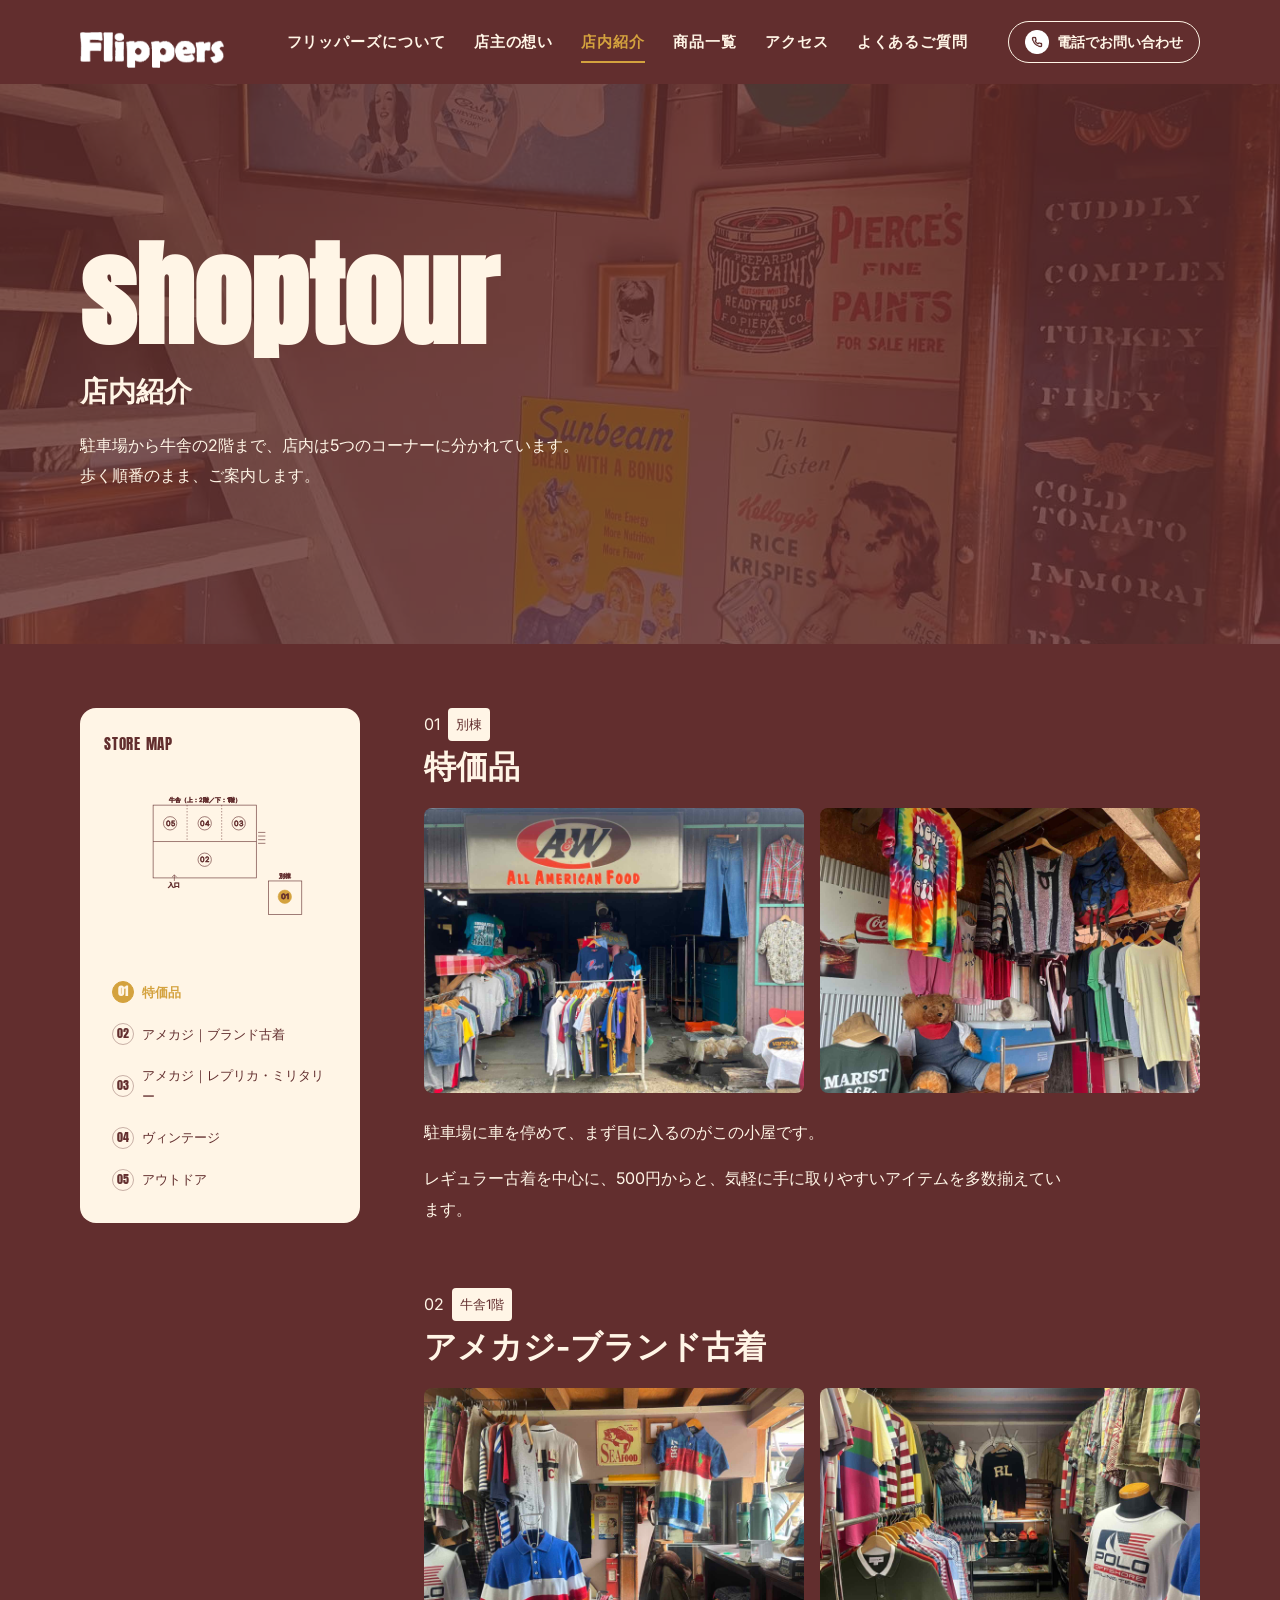
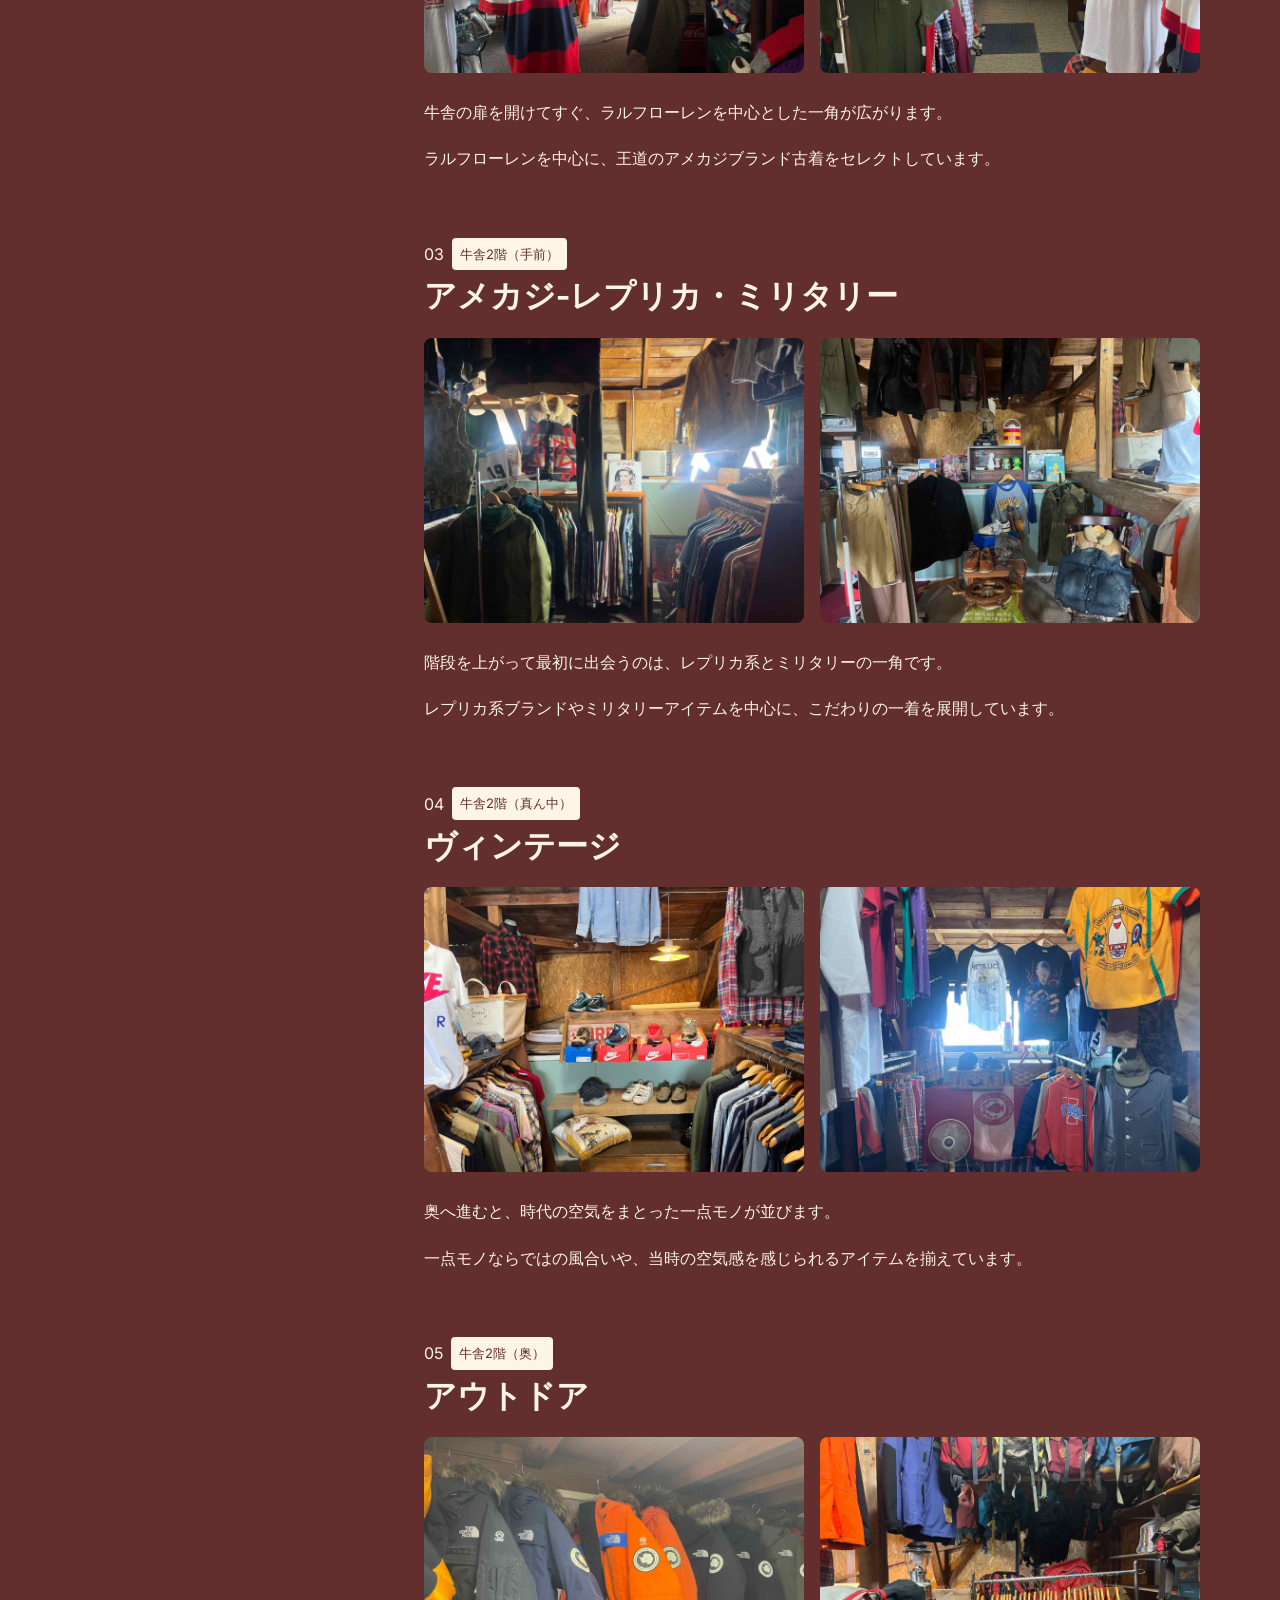
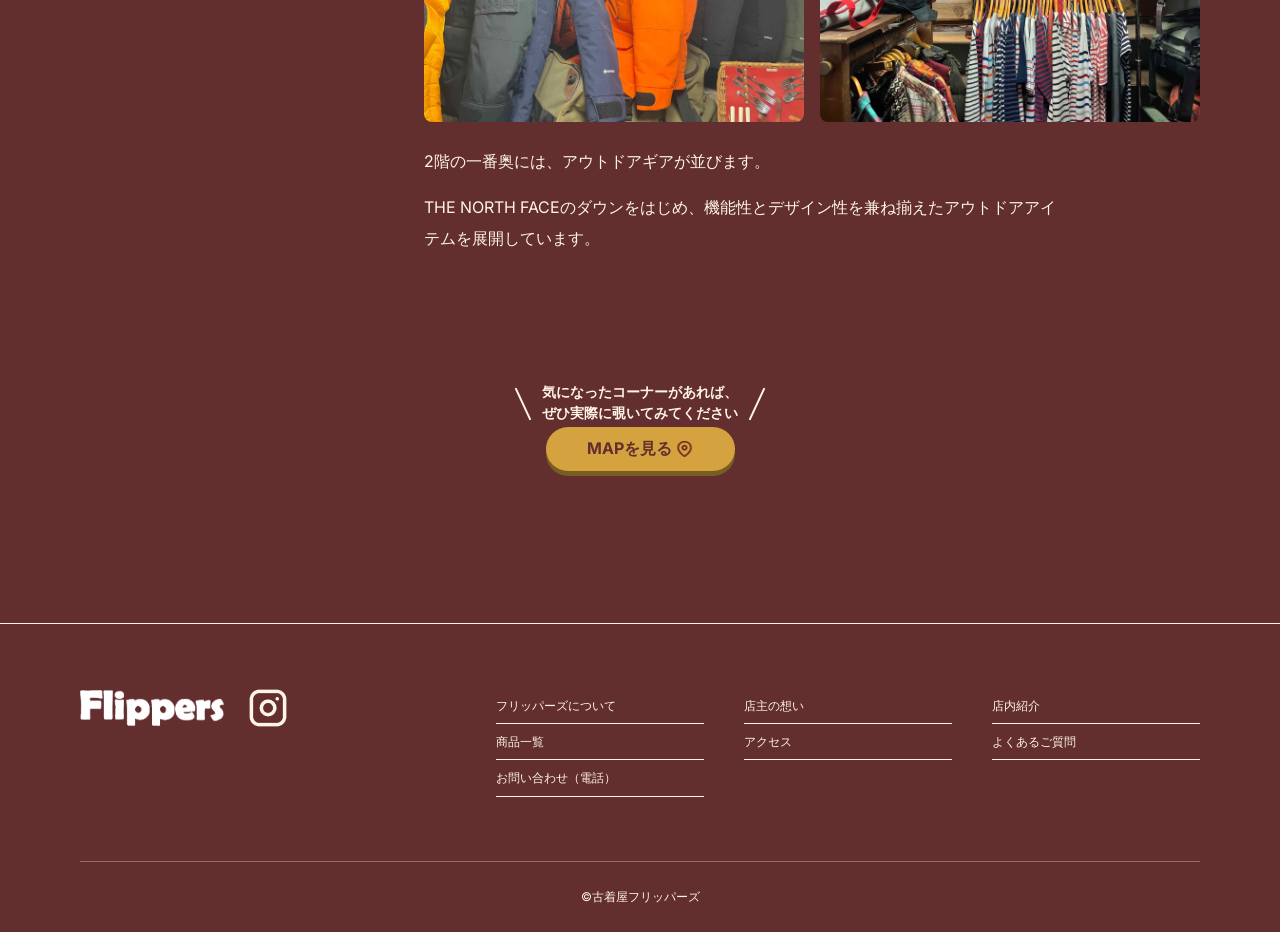
<file: About.html>
<!DOCTYPE html>
<html lang="ja">

<head>
    <meta charset="UTF-8">
    <meta name="viewport" content="width=device-width, initial-scale=1.0">
    <title>店内紹介｜古着屋フリッパーズ（宮城県登米市）</title>
    <meta name="description" content="牛舎を改装した古着屋フリッパーズの店内を、歩く順番にご紹介。1階・2階・別棟のコーナーと店内マップで、来店前に雰囲気をつかめます。">
    <meta property="og:type" content="website">
    <meta property="og:site_name" content="古着屋フリッパーズ">
    <meta property="og:title" content="店内紹介｜古着屋フリッパーズ（宮城県登米市）">
    <meta property="og:description" content="牛舎を改装した古着屋フリッパーズの店内を、歩く順番にご紹介。1階・2階・別棟のコーナーと店内マップで、来店前に雰囲気をつかめます。">
    <meta property="og:url" content="https://huruuuuuugi.github.io/Flippers-site/About.html">
    <meta property="og:image" content="https://huruuuuuugi.github.io/Flippers-site/images/shoptour.top.jpg">
    <meta name="twitter:card" content="summary_large_image">
    <link rel="canonical" href="https://huruuuuuugi.github.io/Flippers-site/About.html">
    <link rel="preconnect" href="https://fonts.googleapis.com">
    <link rel="preconnect" href="https://fonts.gstatic.com" crossorigin>
    <link rel="stylesheet" href="https://fonts.googleapis.com/css2?family=Anton&family=Inter:wght@400;700&display=swap">
    <link rel="icon" href="images/logo.png">
    <link rel="stylesheet" href="./About.css?v=20">
    <link rel="stylesheet" href="./common.css?v=20">
    <script src="https://code.jquery.com/jquery-3.7.1.min.js"></script>
    <script src="https://cdn.jsdelivr.net/npm/swiper@11/swiper-bundle.min.js"></script>
    <script src="java.js?v=20" defer></script>
</head>

<body>
    <!-- ヘッダー -->
    <header id="header">
        <button class="menu-button" aria-label="メニュー" aria-expanded="false" aria-controls="drawer">
            <span></span>
            <span></span>
            <span></span>
        </button>

        <div class="drawer-scrim" aria-hidden="true"></div>

        <nav id="drawer" class="drawer" aria-hidden="true">
            <div class="menu-button-flex">
                <!-- 閉じるボタン -->
                <button class="menu-close" aria-label="メニューを閉じる">
                    <span></span>
                    <span></span>
                </button>

                <a href="./index.html"><img src="images/logo.png" class="logo" alt="FLIPPERS"></a>
            </div>

            <ul>
                <li class="menu-button-list"><a href="./index.html#about">フリッパーズについて</a></li>
                <li class="menu-button-list"><a href="./index.html#message">店主の想い</a></li>
                <li class="menu-button-list"><a href="./About.html">店内紹介</a></li>
                <li class="menu-button-list"><a href="./item.html">商品一覧</a></li>
                <li class="menu-button-list"><a href="./index.html#access">アクセス</a></li>
                <li class="menu-button-list"><a href="./index.html#question">よくあるご質問</a></li>
            </ul>
            <div class="menu-button-sns"><a
                    href="https://www.instagram.com/flippers.2013?igsi=MXhiY3dkOThjYTZrcA%3D%3D&utm_source=qr">
                    <img src="images/Instagram.png" alt="sns"></a></div>
        </nav>
        <h1>
            <a href="./index.html"><img src="images/logo.png" class="logo" alt="FLIPPERS"></a>
        </h1>
        <nav class="gnav" aria-label="グローバルナビ">
            <ul class="gnav-list">
                <li><a href="./index.html#about"><span class="gnav-ja">フリッパーズについて</span></a></li>
                <li><a href="./index.html#message"><span class="gnav-ja">店主の想い</span></a></li>
                <li><a href="./About.html" aria-current="page"><span class="gnav-ja">店内紹介</span></a></li>
                <li><a href="./item.html"><span class="gnav-ja">商品一覧</span></a></li>
                <li><a href="./index.html#access"><span class="gnav-ja">アクセス</span></a></li>
                <li><a href="./index.html#question"><span class="gnav-ja">よくあるご質問</span></a></li>
            </ul>
        </nav>
        <a href="tel:00000000000" class="phone-link" aria-label="電話をかける（000-0000-0000）"><img src="images/phone.png" class="phone" alt=""><span class="phone-text">電話でお問い合わせ</span></a>

    </header>
    <!-- ヘッダー -->
    <!-- mv -->
    <main>

        <section class="mv">
            <img src="images/shoptour.top.jpg" alt="top">
            <div class="title-box">
                <h2 class="mv-title">shoptour
                </h2>
                <h3 class="sub-title">店内紹介</h3>
                <p class="title-box-text">駐車場から牛舎の2階まで、店内は5つのコーナーに分かれています。
                    <br>歩く順番のまま、ご案内します。
                </p>
            </div>

        </section>
        <!-- mv -->
        <!-- メイン -->
        <div class="shop-layout">
            <aside class="sidebar" aria-label="店内マップ">
                <div class="sidebar-title">STORE MAP</div>
                <div class="fm-wrap">
                    <svg width="100%" viewBox="0 0 290 200" aria-hidden="true">
                        <rect x="15" y="15" width="170" height="120" fill="none" stroke="var(--line)" stroke-width="1" />
                        <line x1="15" y1="75" x2="185" y2="75" stroke="var(--line)" stroke-width="1" />
                        <line x1="71" y1="15" x2="71" y2="75" stroke="var(--line)" stroke-width="1"
                            stroke-dasharray="2 3" />
                        <line x1="128" y1="15" x2="128" y2="75" stroke="var(--line)" stroke-width="1"
                            stroke-dasharray="2 3" />
                        <path d="M188 60L200 60M188 66L200 66M188 72L200 72M188 78L200 78" stroke="var(--ink-soft)"
                            stroke-width="1" />
                        <rect x="205" y="140" width="55" height="55" fill="none" stroke="var(--line)" stroke-width="1" />
                        <text x="100" y="10" text-anchor="middle" font-size="10" fill="var(--ink-soft)">牛舎（上：2階／下：1階）</text>
                        <text x="232" y="135" text-anchor="middle" font-size="10" fill="var(--ink-soft)">別棟</text>
                        <text x="50" y="150" text-anchor="middle" font-size="10" fill="var(--ink-soft)">入口</text>
                        <line x1="50" y1="140" x2="50" y2="130" stroke="#622E2E" stroke-width="1" />
                        <path d="M46 134 L50 130 L54 134" fill="none" stroke="#622E2E" stroke-width="1" />

                        <g class="fm-marker" id="fm1-01" data-corner="01">
                            <circle cx="232" cy="166" r="11" /><text x="233" y="170" text-anchor="middle">01</text>
                        </g>
                        <g class="fm-marker" id="fm1-02" data-corner="02">
                            <circle cx="100" cy="105" r="11" /><text x="100" y="109" text-anchor="middle">02</text>
                        </g>
                        <g class="fm-marker" id="fm1-03" data-corner="03">
                            <circle cx="156" cy="45" r="11" /><text x="156" y="49" text-anchor="middle">03</text>
                        </g>
                        <g class="fm-marker" id="fm1-04" data-corner="04">
                            <circle cx="100" cy="45" r="11" /><text x="100" y="49" text-anchor="middle">04</text>
                        </g>
                        <g class="fm-marker" id="fm1-05" data-corner="05">
                            <circle cx="43" cy="45" r="11" /><text x="43" y="49" text-anchor="middle">05</text>
                        </g>
                    </svg>
                </div>
                <ul class="fm-nav fm-nav-side">
                    <li><a href="#sec01" data-corner="01"><span class="num">01</span>特価品</a></li>
                    <li><a href="#sec02" data-corner="02"><span class="num">02</span>アメカジ｜ブランド古着</a></li>
                    <li><a href="#sec03" data-corner="03"><span class="num">03</span>アメカジ｜レプリカ・ミリタリー</a></li>
                    <li><a href="#sec04" data-corner="04"><span class="num">04</span>ヴィンテージ</a></li>
                    <li><a href="#sec05" data-corner="05"><span class="num">05</span>アウトドア</a></li>
                </ul>
            </aside>
            <div class="shop-content">
                <section class="shop-box" id="sec01">
                    <p class="sec-number">01 <span class="wrapper">別棟</span></p>
                    <h3 class="sub-title">特価品</h3>
                    <div class="img-flex">
                        <img loading="lazy" src="images/About2.jpeg" alt="特価品１">
                        <img loading="lazy" src="images/shoptour.tokkahin.jpg" alt="特価品２">
                    </div>
                    <p class="shop-box-text">駐車場に車を停めて、まず目に入るのがこの小屋です。</p>
                    <p>レギュラー古着を中心に、500円からと、気軽に手に取りやすいアイテムを多数揃えています。</p>
                </section>

                <section class="shop-box" id="sec02">
                    <p class="sec-number">02 <span class="wrapper">牛舎1階</span></p>
                    <h3 class="sub-title">アメカジ-ブランド古着</h3>
                    <div class="img-flex">
                        <img loading="lazy" src="images/shoptour.amekaji.jpeg" alt="アメカジ１">
                        <img loading="lazy" src="images/About3.jpeg" alt="アメカジ２">
                    </div>
                    <p class="shop-box-text">牛舎の扉を開けてすぐ、ラルフローレンを中心とした一角が広がります。</p>
                    <p>ラルフローレンを中心に、王道のアメカジブランド古着をセレクトしています。</p>
                </section>

                <section class="shop-box" id="sec03">
                    <p class="sec-number">03 <span class="wrapper">牛舎2階（手前）</span></p>
                    <h3 class="sub-title">アメカジ-レプリカ・ミリタリー</h3>
                    <div class="img-flex">
                        <img loading="lazy" src="images/shoptour.amekaji2.jpeg" alt="アメカジ3">
                        <img loading="lazy" src="images/shoptour.amekaji3.jpg" alt="アメカジ4">
                    </div>
                    <p class="shop-box-text">階段を上がって最初に出会うのは、レプリカ系とミリタリーの一角です。</p>
                    <p>レプリカ系ブランドやミリタリーアイテムを中心に、こだわりの一着を展開しています。</p>
                </section>

                <section class="shop-box" id="sec04">
                    <p class="sec-number">04 <span class="wrapper">牛舎2階（真ん中）</span></p>
                    <h3 class="sub-title">ヴィンテージ</h3>
                    <div class="img-flex">
                        <img loading="lazy" src="images/shoptour.vintage.jpeg" alt="ヴィンテージ１">
                        <img loading="lazy" src="images/shoptour.vintage2.jpeg" alt="ヴィンテージ２">
                    </div>
                    <p class="shop-box-text">奥へ進むと、時代の空気をまとった一点モノが並びます。</p>
                    <p>一点モノならではの風合いや、当時の空気感を感じられるアイテムを揃えています。</p>
                </section>

                <section class="shop-box" id="sec05">
                    <p class="sec-number">05 <span class="wrapper">牛舎2階（奥）</span></p>
                    <h3 class="sub-title">アウトドア</h3>
                    <div class="img-flex">
                        <img loading="lazy" src="images/About4.jpeg" alt="アウトドア１">
                        <img loading="lazy" src="images/shoptour.outdor.jpeg" alt="アウトドア２">
                    </div>
                    <p class="shop-box-text">2階の一番奥には、アウトドアギアが並びます。</p>
                    <p>THE NORTH FACEのダウンをはじめ、機能性とデザイン性を兼ね揃えたアウトドアアイテムを展開しています。</p>
                </section>
            </div>
        </div>
    </main>

    <div class="about-cta-box">
        <p class="cta-text">気になったコーナーがあれば、
            <br>ぜひ実際に覗いてみてください
        </p>

        <div class="about-cta-btn">
            <a href="https://maps.app.goo.gl/2Ac7h8dpWxdJpaqP6" class="map">MAPを見る
                <img src="images/Map pin.png" class="map-icon" alt="">
            </a>
        </div>
    </div>

    <!-- モバイル向け: フローティングボタン + モーダル -->
    <button class="map-fab" id="map-fab-btn" aria-haspopup="dialog"><i aria-hidden="true">&#9737;</i>店内図</button>

    <div class="map-modal-overlay" id="map-modal-overlay">
        <div class="map-modal-box" role="dialog" aria-modal="true" aria-label="店内図">
            <button type="button" class="map-modal-close" id="map-modal-close" aria-label="閉じる">×</button>
            <div class="sidebar-title">STORE MAP</div>
            <div class="fm-wrap">
                <svg width="100%" viewBox="0 0 290 200" aria-hidden="true">
                    <rect x="15" y="15" width="170" height="120" fill="none" stroke="var(--line)" stroke-width="1" />
                    <line x1="15" y1="75" x2="185" y2="75" stroke="var(--line)" stroke-width="1" />
                    <line x1="71" y1="15" x2="71" y2="75" stroke="var(--line)" stroke-width="1"
                        stroke-dasharray="2 3" />
                    <line x1="128" y1="15" x2="128" y2="75" stroke="var(--line)" stroke-width="1"
                        stroke-dasharray="2 3" />
                    <path d="M188 60L200 60M188 66L200 66M188 72L200 72M188 78L200 78" stroke="var(--ink-soft)"
                        stroke-width="1" />
                    <rect x="205" y="140" width="55" height="55" fill="none" stroke="var(--line)" stroke-width="1" />
                    <text x="100" y="10" text-anchor="middle" font-size="10" fill="var(--ink-soft)">牛舎（上：2階／下：1階）</text>
                    <text x="232" y="135" text-anchor="middle" font-size="10" fill="var(--ink-soft)">別棟</text>
                    <text x="50" y="150" text-anchor="middle" font-size="10" fill="var(--ink-soft)">入口</text>
                    <line x1="50" y1="140" x2="50" y2="130" stroke="#622E2E" stroke-width="1" />
                    <path d="M46 134 L50 130 L54 134" fill="none" stroke="#622E2E" stroke-width="1" />

                    <g class="fm-marker fm-marker-modal" id="fm2-01" data-corner="01">
                        <circle cx="232" cy="166" r="11" /><text x="233" y="170" text-anchor="middle">01</text>
                    </g>
                    <g class="fm-marker fm-marker-modal" id="fm2-02" data-corner="02">
                        <circle cx="100" cy="105" r="11" /><text x="100" y="109" text-anchor="middle">02</text>
                    </g>
                    <g class="fm-marker fm-marker-modal" id="fm2-03" data-corner="03">
                        <circle cx="156" cy="45" r="11" /><text x="156" y="49" text-anchor="middle">03</text>
                    </g>
                    <g class="fm-marker fm-marker-modal" id="fm2-04" data-corner="04">
                        <circle cx="100" cy="45" r="11" /><text x="100" y="49" text-anchor="middle">04</text>
                    </g>
                    <g class="fm-marker fm-marker-modal" id="fm2-05" data-corner="05">
                        <circle cx="43" cy="45" r="11" /><text x="43" y="49" text-anchor="middle">05</text>
                    </g>
                </svg>
            </div>
            <ul class="fm-nav fm-nav-modal">
                <li><a href="#sec01" data-corner="01"><span class="num">01</span>特価品</a></li>
                <li><a href="#sec02" data-corner="02"><span class="num">02</span>アメカジ｜ブランド古着</a></li>
                <li><a href="#sec03" data-corner="03"><span class="num">03</span>アメカジ｜レプリカ・ミリタリー</a></li>
                <li><a href="#sec04" data-corner="04"><span class="num">04</span>ヴィンテージ</a></li>
                <li><a href="#sec05" data-corner="05"><span class="num">05</span>アウトドア</a></li>
            </ul>
        </div>
    </div>

    <!-- メイン -->
    <!-- フッター -->
    <footer id="footer">
        <div class="wrapper">
            <a href="./index.html"><img src="images/logo.png" class="logo" alt="logo"></a>
            <a href="https://www.instagram.com/flippers.2013?igsi=MXhiY3dkOThjYTZrcA%3D%3D&utm_source=qr">
                <img src="images/Instagram.png" alt="icon"></a>
        </div>
        <nav>
            <ul class="footer-list">
                <li><a href="./index.html#about">フリッパーズについて</a></li>
                <li><a href="./index.html#message">店主の想い</a></li>
                <li><a href="./About.html">店内紹介</a></li>
                <li><a href="./item.html">商品一覧</a></li>
                <li><a href="./index.html#access">アクセス</a></li>
                <li><a href="./index.html#question">よくあるご質問</a></li>
                <li><a href="tel:00000000000">お問い合わせ（電話）</a></li>
            </ul>
        </nav>
        <p class="copy">&copy;古着屋フリッパーズ</p>
    </footer>
    <!-- フッター -->

</body>

</html>
</file>
<file: About.css>
/* マップ（PCサイドバー・スマホモーダル共通）で使う色。モーダルはスマホでも使うので :root で定義する */
:root {
    --maroon: #622E2E;
    --cream: #FFF5E6;
    --cream-deep: #F5E6CC;
    --line: rgba(98, 46, 46, .35);
    --ink-soft: #622E2E;
    --serif-en: "Anton", Impact, sans-serif;
}

@charset "UTF-8";

* {
    margin: 0;
    padding: 0;
    box-sizing: border-box;
}


body {
    font-family: "Inter", sans-serif;
    color: #FFF5E6;
    background-color: #622E2E;
    line-height: 1.6;
    width: 100%;
}

a {
    text-decoration: none;
    color: #FFF5E6;
}

img {
    max-width: 100%;
    vertical-align: bottom;
    height: auto;
}

ul {
    list-style: none;
}


h3 {
    font-size: 24px;
}

p {
    font-size: 16px;
}

/* mv */

.img-flex {
    margin-top: var(--space-16);
    display: flex;
    gap: var(--space-8);
}

.img-flex img {
    width: calc(50% - var(--space-8) / 2);
}


/* メイン */

.shop-box {
    padding-top: var(--space-64);
    padding-inline: var(--space-24);
}

.img-flex ~ p {
    padding-top: var(--space-16);
}

.img-flex + p {
    padding-top: var(--space-24);
}

.sec-number {
    display: flex;
    align-items: center;
    gap: var(--space-8);
}

/* フッターの .wrapper と衝突しないよう番号ラベルに限定 */
.sec-number .wrapper {
    color: #622E2E;
    background-color: #FFF5E6;
    border-radius: 4px;
    display: inline-block;
    padding-block: var(--space-4);
    padding-inline: var(--space-8);
    font-size: 13px;
}

/* 左の棒 */
.cta-text {
    position: relative;
    display: table; /* 幅は文字に合わせつつ、ボタンの上に置く */
    margin-inline: auto;
    padding-inline: var(--space-24);
}

/* 文字の幅に合わせて棒を置く（文言が変わっても重ならない） */
.cta-text::before,
.cta-text::after {
    content: "";
    position: absolute;
    top: 50%;
    width: 2px;
    height: 35px;
    background-color: #FFF5E6;
}

.cta-text::before {
    left: var(--space-4);
    transform: translateY(-50%) rotate(-25deg);
}

.cta-text::after {
    right: var(--space-4);
    transform: translateY(-50%) rotate(25deg);
}

.about-cta-box {
    text-align: center;
    padding-block: var(--space-64);

}

.about-cta-btn {
    padding-bottom: var(--space-24);
    text-align: center;
    display: inline-block;
}

/* メイン */

/* ====================
   STORE MAP
==================== */

.sidebar {
    display: none;
}

/* スマホMAPボタン */
.map-fab {
    display: flex;
    /* ← スマホでは最初から表示 */
    position: fixed;
    right: var(--space-16);
    bottom: var(--space-16);
    z-index: 70;
    width: 58px;
    height: 58px;
    border-radius: 50%;
    background-color: #FFF5E6;
    color: #622E2E;
    align-items: center;
    justify-content: center;
    flex-direction: column;
    gap: var(--space-4);
    font-size: 10px;
    letter-spacing: .03em;
    box-shadow: 0 6px 18px rgba(20, 10, 8, 0.32);
    border: none;
    cursor: pointer;
}

.map-fab i {
    font-size: 16px;
    font-style: normal;
}

/* 右下の店内図ボタンにページ最下部の文字が隠れないよう、ボタン分の余白をとる
   （common.css より後に効かせるため .map-fab ~ で詳しく指定） */
.map-fab ~ #footer {
    padding-bottom: calc(58px + var(--space-16) * 2);
}

.sidebar-title {
    font-family: var(--serif-en);
    font-size: 15px;
    color: var(--maroon);
    letter-spacing: .05em;
    margin-bottom: var(--space-16);
}

.fm-wrap {
    margin-bottom: var(--space-24);
    background-color: #FFF5E6;
    padding-block: var(--space-24);
    padding-inline: var(--space-40) var(--space-16);
}

/* マップの線 */
.fm-wrap svg * {
    stroke: #622E2E;
}

/* マーカー */
.fm-marker {
    cursor: pointer;
}

.fm-marker circle {
    fill: #FFF5E6;
    stroke: #622E2E;
    stroke-width: 1;
}

.fm-marker text {
    fill: #622E2E;
    font-size: 12px;
}

/* 選択中のマーカー */
.fm-marker.active circle {
    fill: #D4A72C;
    stroke: #D4A72C;
    animation: mapGlow 1.5s ease-in-out infinite;
}

.fm-marker.active text {
    fill: #622E2E;
    font-weight: 700;
}

/* 光るアニメーション */
@keyframes mapGlow {

    0%,
    100% {
        opacity: 1;
        filter: drop-shadow(0 0 0px #D4A72C);
    }

    50% {
        opacity: 0.75;
        filter: drop-shadow(0 0 6px #D4A72C);
    }
}

/* フロア一覧 */
.fm-nav {
    list-style: none;
    display: flex;
    flex-direction: column;
    gap: var(--space-4);
}

.fm-nav li a {
    display: flex;
    align-items: center;
    gap: var(--space-8);
    padding: var(--space-8);
    border-radius: 8px;
    font-size: 13px;
    color: var(--ink-soft);
    transition: background .2s ease, color .2s ease;
}

.fm-nav li a:hover {
    background: var(--cream-deep);
}

.fm-nav li a.active {
    color: #D4A72C;
    font-weight: 700;
}

.fm-nav li a .num {
    font-family: var(--serif-en);
    font-size: 12px;
    width: 22px;
    height: 22px;
    border-radius: 50%;
    border: 1px solid var(--line);
    display: flex;
    align-items: center;
    justify-content: center;
    flex-shrink: 0;
    transition: background .2s ease, border-color .2s ease, color .2s ease;
}

.fm-nav li a.active .num {
    background: #D4A72C;
    border-color: #D4A72C;
    color: #FFF5E6;
}

/* モーダル */
.map-modal-overlay {
    display: none;
    position: fixed;
    inset: 0;
    z-index: 1100; /* ヘッダー(1000)より前に出す */
    background: rgba(20, 10, 8, 0.6);
    align-items: flex-end;
    justify-content: center;
}

.map-modal-box {
    background: var(--cream);
    border-radius: 20px 20px 0 0;
    width: 100%;
    max-width: 480px;
    padding: var(--space-24);
    max-height: 82vh;
    overflow-y: auto;
    position: relative;
}

.map-modal-close {
    position: absolute;
    right: var(--space-16);
    top: var(--space-16);
    width: 32px;
    height: 32px;
    border-radius: 50%;
    border: 1px solid var(--line);
    display: flex;
    align-items: center;
    justify-content: center;
    font-size: 20px;
    line-height: 1;
    color: #622E2E;
    background: #FFF5E6;
    cursor: pointer;
}

/* ====================
   Tablet：768px以上
==================== */
@media (min-width: 768px) {
    .shop-box {
        padding-inline: var(--pad-inline);
    }
}

/* ====================
   PC：1024px以上
==================== */
@media (min-width: 1024px) {
    .map-fab {
        display: none;
    }

    .map-fab ~ #footer {
        padding-bottom: 0;
    }

    .shop-layout {
        display: grid;
        grid-template-columns: 280px 1fr;
        column-gap: var(--space-64);
        padding-inline: var(--pad-inline);
    }

    .shop-content {
        min-width: 0;
    }

    /* サイドバーのマップ */
    .sidebar {
        display: block;
        position: sticky;
        top: calc(var(--header-h) + var(--space-40));
        align-self: start;
        margin-top: var(--space-64);
        background: #FFF5E6;
        border-radius: 16px;
        padding: var(--space-24);
    }

    .sidebar .fm-marker.active circle {
        fill: #D4A23E;
        stroke: #D4A23E;
    }

    .sidebar .fm-nav li a.active {
        color: #D4A23E;
    }

    .sidebar .fm-nav li a.active .num {
        background: #D4A23E;
        border-color: #D4A23E;
    }

    /* 各コーナー */
    .shop-box {
        padding-inline: 0;
    }

    .shop-box .sub-title {
        font-size: 32px;
    }

    .shop-box p {
        max-width: 40em;
    }

    .img-flex {
        gap: var(--space-16);
    }

    .img-flex img {
        width: calc(50% - var(--space-16) / 2);
        aspect-ratio: 4 / 3;
        object-fit: cover;
        border-radius: 8px;
    }

    .about-cta-box {
        padding-block: var(--section-y);
    }
}
</file>
<file: common.css>
@charset "UTF-8";

/* 余白スケール（4・8・16・24・40・64 の6段のみ使用） */
:root {
    --space-4: 4px;
    --space-8: 8px;
    --space-16: 16px;
    --space-24: 24px;
    --space-40: 40px;
    --space-64: 64px;

    /* 固定ヘッダーの高さ（中身52px + 上下余白） */
    --header-h: calc(52px + var(--space-16) * 2);

    /* PC用（128はセクション上下の余白のみに使う） */
    --space-128: 128px;
    --content-max: 1120px;
    --section-y: var(--space-64);
    /* 全幅要素にだけ使う（% は包含ブロックの幅で解決される） */
    --pad-inline: var(--space-24);
}

@media (min-width: 768px) {
    :root {
        --pad-inline: var(--space-40);
    }
}

@media (min-width: 1024px) {
    :root {
        --section-y: var(--space-128);
        --pad-inline: max(var(--space-40), calc((100% - var(--content-max)) / 2));
    }
}

/* ページ内リンクで見出しがヘッダーに隠れないように */
html {
    scroll-padding-top: var(--header-h);
}

* {
    margin: 0;
    padding: 0;
    box-sizing: border-box;
}

a {
    text-decoration: none;
    color: #FFF5E6;
}

img {
    max-width: 100%;
    vertical-align: bottom;
    height: auto;
}

body {
    font-family: "Inter", sans-serif;
}

ul {
    list-style: none;
}

h2 {
    font-family: "Anton", "Impact", sans-serif;
    font-size: 80px;
    line-height: 100%;
}

h3 {
    font-size: 24px;
}

h4 {
    font-size: 15px;
    font-weight: normal;
    border-bottom: 1px solid #FFF5E6;
    display: inline-block;
}


p {
    font-size: 16px;
    line-height: 1.7;
}

/* 余白の階層
   64: セクション同士 / 40: 見出し→中身・ブロック同士 / 24: ブロック内の要素同士
   16: 関連する要素同士 / 8: 密接な要素同士 / 4: 微調整 */

section > .title-box,
.red-box > .title-box {
    margin-bottom: var(--space-40);
}

.text-box,
.title-box {
    padding-inline: var(--space-24);
    width: 100%;
}

/* ヘッダー */


header{
    position: fixed;
    top: 0;
    left: 0;
    width: 100%;
    z-index: 1000;
}
.menu-button-flex {
    display: flex;
    align-items: center;
    padding: var(--space-8);
    gap: var(--space-8);
    border-bottom: 1px solid #FFF5E6;
}

.menu-button {
    width: 40px;
    height: 40px;
    border: none;
    background: none;
    display: flex;
    flex-direction: column;
    justify-content: center;
    gap: var(--space-4);
}

.menu-close {
    width: 40px;
    height: 40px;
    border: none;
    background: none;
    position: relative;
    cursor: pointer;
}

.menu-close span {
    position: absolute;
    top: 50%;
    left: 50%;
    width: 24px;
    height: 2px;
    background: #FFF5E6;
}

.menu-close span:first-child {
    transform: translate(-50%, -50%) rotate(45deg);
}

.menu-close span:last-child {
    transform: translate(-50%, -50%) rotate(-45deg);
}

.menu-button span {
    display: block;
    width: 24px;
    height: 2px;
    background: #F2EBDC;
}

.menu-button-sns {
    text-align: center;
}

.menu-button-list {
    padding: var(--space-24);
}


/* スクリム */

.drawer-scrim {

    position: fixed;

    inset: 0;

    background: rgba(0, 0, 0, 0.4);

    opacity: 0;

    visibility: hidden;

    transition: 0.3s;

}

/* ドロワー */

.drawer {

    position: fixed;

    top: 0;

    left: 0;

    width: 280px;

    height: 100vh;

    height: 100dvh;

    background: #622E2E;

    transform: translateX(-100%);

    /* 閉じているときはTabキーで中に入れないよう隠す（閉じる動きが終わってから） */
    visibility: hidden;

    transition: transform 0.3s, visibility 0.3s;

    z-index: 1001;

    /* スマホを横向きにしても下の項目まで届くように */
    overflow-y: auto;

}

/* 開いた状態 */

.drawer.is-open {

    transform: translateX(0);

    /* 開くときはすぐ見える状態にして、中のボタンにフォーカスを移せるようにする */
    visibility: visible;

    transition: transform 0.3s, visibility 0s;

}

.drawer-scrim.is-open {

    opacity: 1;

    visibility: visible;

}

.sr-only {

    position: absolute;

    width: 1px;

    height: 1px;

    padding: 0;

    margin: -1px;

    overflow: hidden;

    clip: rect(0, 0, 0, 0);

    white-space: nowrap;

    border: 0;

}

#header {
    width: 100%;
    background-color: #622E2E;
    display: flex;
    justify-content: space-between;
    align-items: center;
    height: var(--header-h);
    padding: var(--space-16) var(--space-24);
}

.logo {
    width: auto;
    height: 36px; /* 余白を切り詰めた画像なので、文字の大きさは以前と同じ */
}

.menu {
    width: 30px;
}

.phone {
    width: 30px;
}

.phone-link {
    display: flex;
}

/* 「電話でお問い合わせ」の文字はPCだけ出す */
.phone-text {
    display: none;
}

/* PC用グローバルナビ（スマホではハンバーガーを使う） */
.gnav {
    display: none;
}

/* ヘッダー */

/* cta */
.map {
    padding: var(--space-8) var(--space-40);
    min-height: 44px; /* タップしやすい最小の高さ */
    background: #D4A23E;
    color: #622E2E; /* クリーム文字だとマスタード上で読みにくいため */
    font-weight: bold;
    border-radius: 50px;
    white-space: nowrap;
    box-shadow: 0px 5px 0px rgba(121, 92, 34, 1);
    display: flex;
    gap: var(--space-4);
    justify-content: center;
    align-items: center;
}

.cta-text {
    padding-bottom: var(--space-4);
    font-size: 13px;
    line-height: 1.5;
    font-weight: bold;
}

.cta-btn-icon,
.map-icon {
    width: 15%;
}

/* 白いピン画像を文字色（マルーン）に寄せる */
.map-icon {
    filter: brightness(0) invert(19%) sepia(25%) saturate(2000%) hue-rotate(325deg);
}

main{
    padding-top: var(--header-h);
}

/* フッター */
#footer {
    background-color: #622E2E;
    padding: var(--space-40) var(--space-24);
    border-top: 1px solid #FFF5E6;

}

.footer-list li {
    border-bottom: 1px solid #FFF5E6;
    font-size: 12px;
}

#footer p {
    color: #FFF5E6;
    font-size: 15px;
    padding-block: var(--space-8) var(--space-24);
}

.wrapper {
    display: flex;
    align-items: center;
    justify-content: space-between;
}

.footer-list li {
    border-bottom: 1px solid #FFF5E6;
    font-size: 12px;
    padding-block: var(--space-8);
}

.copy {
    text-align: center;
    padding-block: var(--space-16);
}

/* フッター */


/* AboutとItemのmv */
.mv {
    position: relative;
}

.mv .title-box {
    position: absolute;
    top: 50%;
    left: 50%;
    transform: translate(-50%, -50%);
    text-align: left;
    color: #FFF5E6;
    display: flex;
    gap: var(--space-16);
    flex-direction: column;
}

.mv-title {
    font-family: "Anton", "Impact", sans-serif;
    font-size: 80px;
    line-height: 100%;
}

.mv img {
    position: relative;
    opacity: 0.2;
}

/* 商品カード */
.item-list {
    display: grid;
    grid-template-columns: repeat(2, 1fr);
    gap: var(--space-24);
    padding-inline: var(--space-24);
    padding-top: var(--space-24);
}

/* カード全体をボタンにして、キーボードでも開けるようにする */
.item-card-btn {
    display: block;
    width: 100%;
    padding: 0;
    border: none;
    background: none;
    color: inherit;
    font: inherit;
    text-align: left;
    cursor: pointer;
}

.item-card-photo {
    display: block;
}

.item-card-name {
    display: block;
    margin-top: var(--space-8);
}

.item-modal-overlay {
    display: none;
    position: fixed;
    inset: 0;
    z-index: 1100; /* ヘッダー(1000)より前に出す */
    background: rgba(20, 10, 8, 0.68);
    align-items: center;
    justify-content: center;
    padding: var(--space-24);
}

.item-modal-box {
    position: relative;
    background: #622E2E;
    border-radius: 14px;
    max-width: 420px;
    width: 100%;
    padding: var(--space-24);
    display: flex;
    flex-direction: column;
    align-items: center;
}

.item-modal-close {
    position: absolute;
    top: var(--space-16);
    right: var(--space-16);
    width: 32px;
    height: 32px;
    border-radius: 50%;
    border: 1px solid rgba(255, 245, 230, 0.5);
    background: none;
    display: flex;
    align-items: center;
    justify-content: center;
    font-size: 15px;
    cursor: pointer;
    color: #FFF5E6;
}

.item-modal-photo {
    width: 100%;
    border-radius: 8px;
}

.item-modal-nav {
    position: absolute;
    top: 50%;
    transform: translateY(-50%);
    width: 38px;
    height: 38px;
    border-radius: 50%;
    border: 1px solid rgba(43, 27, 22, 0.14);
    background: #F2EBDC;
    display: flex;
    align-items: center;
    justify-content: center;
    font-size: 16px;
    cursor: pointer;
    z-index: 2;
    color: #2B1B16;
}

.item-modal-nav.prev {
    left: -8px;
}

.item-modal-nav.next {
    right: -8px;
}

.item-modal-info {
    margin-top: var(--space-16);
    text-align: center;
}

.item-modal-desc {
    color: #F2EBDC;
}

/* ====================
   Tablet：768px以上
==================== */
@media (min-width: 768px) {
    #header,
    #footer {
        padding-inline: var(--pad-inline);
    }

    .title-box,
    .text-box,
    .item-list,
    .sns-img,
    .accordion,
    .red-box-title {
        padding-inline: var(--pad-inline);
    }

    .item-list {
        grid-template-columns: repeat(3, 1fr);
    }

    .footer-list {
        display: grid;
        grid-template-columns: repeat(2, 1fr);
        column-gap: var(--space-40);
    }
}

/* ====================
   PC：1024px以上
==================== */
@media (min-width: 1024px) {

    /* ヘッダー */
    .menu-button,
    .drawer,
    .drawer-scrim {
        display: none;
    }

    #header {
        justify-content: flex-start;
        padding-inline: var(--pad-inline);
    }

    .gnav {
        display: block;
        margin-left: auto;
    }

    .gnav-list {
        display: flex;
        gap: clamp(var(--space-16), 2.2vw, var(--space-40));
    }

    .gnav a {
        display: block;
        position: relative;
        transition: color .25s;
    }

    .gnav-ja {
        font-size: 15px;
        font-weight: 700;
        letter-spacing: .06em;
        line-height: 1;
        white-space: nowrap;
    }

    .gnav a::after {
        content: "";
        position: absolute;
        left: 0;
        right: 0;
        bottom: calc(var(--space-8) * -1);
        height: 2px;
        background: #D4A23E;
        transform: scaleX(0);
        transform-origin: left;
        transition: transform .25s;
    }

    .gnav a:hover,
    .gnav a[aria-current="page"] {
        color: #D4A23E;
    }

    .gnav a:hover::after,
    .gnav a[aria-current="page"]::after {
        transform: scaleX(1);
    }

    .phone-link {
        align-items: center;
        gap: var(--space-8);
        margin-left: var(--space-40);
        padding: var(--space-8) var(--space-16);
        border: 1px solid #FFF5E6;
        border-radius: 50px;
        white-space: nowrap;
    }

    .phone {
        width: 24px;
    }

    .phone-text {
        display: inline;
        font-size: 14px;
        font-weight: 700;
        line-height: 1;
    }

    /* タイポ */
    h2 {
        font-size: clamp(80px, 8vw, 120px);
    }

    .sub-title {
        font-size: 28px;
    }

    p {
        line-height: 1.9;
    }

    .cta-text {
        font-size: 14px;
    }

    /* AboutとItemのmv */
    .mv img {
        width: 100%;
        height: clamp(360px, 45vw, 560px);
        object-fit: cover;
    }

    .mv .title-box {
        padding-inline: var(--pad-inline);
    }

    .mv-title {
        font-size: clamp(80px, 9vw, 128px);
    }

    .title-box-text {
        max-width: 40em;
    }

    /* 商品カード */
    .item-list {
        grid-template-columns: repeat(4, 1fr);
    }

    .item-card-photo {
        overflow: hidden;
        border-radius: 8px;
    }

    .item-modal-box {
        max-width: 640px;
    }

    .item-modal-nav.prev {
        left: calc(-1 * (38px + var(--space-16)));
    }

    .item-modal-nav.next {
        right: calc(-1 * (38px + var(--space-16)));
    }

    /* フッター */
    #footer {
        display: grid;
        grid-template-columns: 1fr 2fr;
        column-gap: var(--space-64);
        padding: var(--space-64) var(--pad-inline) 0;
    }

    #footer .wrapper {
        justify-content: flex-start;
        gap: var(--space-24);
        align-self: start;
    }

    .footer-list {
        grid-template-columns: repeat(3, 1fr);
        column-gap: var(--space-40);
    }

    #footer .copy {
        grid-column: 1 / -1;
        margin-top: var(--space-64);
        padding-block: var(--space-24);
        border-top: 1px solid rgba(255, 245, 230, .3);
        font-size: 12px;
    }

}

/* PC幅が狭いとき（1024〜1199px）：メニューと電話ボタンが1行に収まるよう詰める */
@media (min-width: 1024px) and (max-width: 1199px) {
    .gnav-list {
        gap: var(--space-16);
    }

    .gnav-ja {
        font-size: 14px;
        letter-spacing: .02em;
    }

    .phone-link {
        margin-left: var(--space-16);
        padding-inline: var(--space-8) var(--space-16);
    }
}

/* PC：ホバーできる端末だけ */
@media (min-width: 1024px) and (hover: hover) {
    .map {
        transition: transform .15s, box-shadow .15s;
    }

    .map:hover {
        transform: translateY(3px);
        box-shadow: 0 2px 0 rgba(121, 92, 34, 1);
    }

    .item-card img,
    .sns-img img {
        transition: transform .4s ease;
    }

    .item-card:hover img,
    .sns-img a:hover img {
        transform: scale(1.04);
    }

    .acc-question:hover {
        background: rgba(255, 245, 230, .08);
    }
}

/* キーボード操作時の枠線（どの画面幅でも） */
:focus-visible {
    outline: 2px solid #D4A23E;
    outline-offset: 3px;
}
</file>
